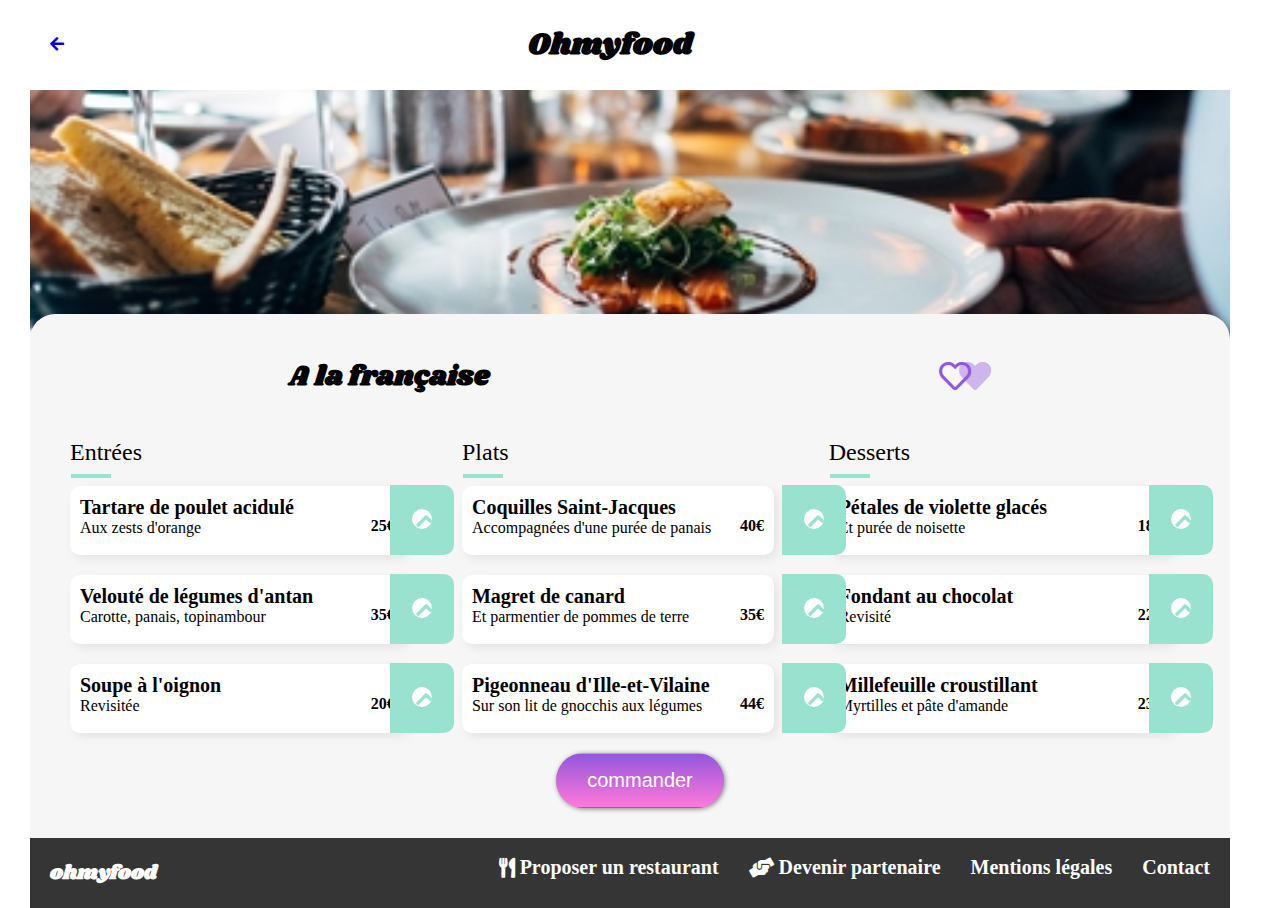
<file: pages_menus/a-la-française.html>
<!DOCTYPE html>
<html lang="fr">

<head>
    <meta charset="UTF-8">
    <!--encodage et caractères spéciaux-->
    <meta http-equiv="X-UA-Compatible" content="IE=edge">
    <meta name="viewport" content="width=device-width, initial-scale=1.0">
    <meta name="description" content="Commandez votre menu en ligne A la française">

    <link rel="preconnect" href="https://fonts.googleapis.com">
    <!--Identité graphique, Police ROBOTO et police Shrikhand via Google font-->
    <link rel="preconnect" href="https://fonts.gstatic.com" crossorigin>
    <link href="https://fonts.googleapis.com/css2?family=Roboto:wght@500&family=Shrikhand&display=swap"
        rel="stylesheet">

    <!--Communique avec le fichier css-->
    <link rel="stylesheet" href="../styles/style_menus.css" />
    <link rel="stylesheet" href="https://cdnjs.cloudflare.com/ajax/libs/font-awesome/5.13.1/css/all.min.css">

    <style>
        @import url('https://fonts.googleapis.com/css2?family=Roboto:wght@500&display=swap');
    </style>
    <!--Police ROBOTO importée-->
    <title>A la française</title>
    <!--moins de 100 caractères-->
</head>

<body>
    <!--HEADER DE NAVIGATION-->
    <header class="header">
        <div>
            <a href="../index.html">
                <i class="fas fa-arrow-left return"></i>
            </a>
        </div>
        <h1 class="header__logo">Ohmyfood</h1>
    </header>
    <div><!--BANNIERE PHOTO-->
        <img class="header__img" src="../src/images/restaurants/jay-wennington-N_Y88TWmGwA-unsplash_small.jpg"
            alt="Restaurant A la française">
    </div>

    <main>
        <header class="header__menu">
            <h1 class="header__menu__titre">A la française</h1><!--Titre du restaurant-->
            <div><i class="far fa-heart btn__heart"></i></div>
            <div><i class="fas fa-heart btn__like"></i></div>
        </header>

        <div class="menus-desk">

            <section class="sub-menu">
                <h2 class="sub__menu__title">Entrées</h2>
                <hr class="sub__menu__border">

                <section class="menu__item delay-1 ">
                    <div class="menu__item__head">
                        <h4 class="menu__item__title">Tartare de poulet acidulé</h4>
                        <p class="menu__item__description">Aux zests d'orange</p>
                    </div>
                    <div class="menu__item__price">25€</div>
                    <div class="menu__item__check">

                        <i class="fas fa-check btn__check icon__check"></i>
                    </div>
                </section>

                <section class="menu__item delay-2">
                    <div class="menu__item__head">
                        <h4 class="menu__item__title">Velouté de légumes d'antan</h4>
                        <p class="menu__item__description">Carotte, panais, topinambour</p>
                    </div>
                    <div class="menu__item__price">35€</div>
                    <div class="menu__item__check">
                        <i class="fas fa-check btn__check icon__check" aria-hidden="true"></i>
                    </div>
                </section>

                <section class="menu__item delay-3">
                    <div class="menu__item__head">
                        <h4 class="menu__item__title">Soupe à l'oignon</h4>
                        <p class="menu__item__description">Revisitée</p>
                    </div>
                    <div class="menu__item__price">20€ </div>
                    <div class="menu__item__check">
                        <i class="fas fa-check btn__check icon__check" aria-hidden="true"></i>
                    </div>
                </section>

            </section>

            <section class="sub-menu">
                <h2 class="sub__menu__title">Plats</h2>
                <hr class="sub__menu__border">

                <section class="menu__item delay-1">
                    <div class="menu__item__head">
                        <h4 class="menu__item__title">Coquilles Saint-Jacques</h4>
                        <p class="menu__item__description">Accompagnées d'une purée de panais</p>
                    </div>
                    <div class="menu__item__price">40€ </div>
                    <div class="menu__item__check">
                        <i class="fas fa-check btn__check icon__check" aria-hidden="true"></i>
                    </div>
                </section>

                <section class="menu__item delay-2">
                    <div class="menu__item__head">
                        <h4 class="menu__item__title">Magret de canard</h4>
                        <p class="menu__item__description">Et parmentier de pommes de terre</p>
                    </div>
                    <div class="menu__item__price">35€</div>
                    <div class="menu__item__check">
                        <i class="fas fa-check btn__check icon__check" aria-hidden="true"></i>
                    </div>
                </section>

                <section class="menu__item delay-3">
                    <div class="menu__item__head">
                        <h4 class="menu__item__title">Pigeonneau d'Ille-et-Vilaine</h4>
                        <p class="menu__item__description">Sur son lit de gnocchis aux légumes</p>
                    </div>
                    <div class="menu__item__price">44€ </div>
                    <div class="menu__item__check">
                        <i class="fa fa-check btn__check icon__check" aria-hidden="true"></i>
                    </div>
                </section>

            </section>

            <section class="sub-menu">
                <h2 class="sub__menu__title">Desserts</h2>
                <hr class="sub__menu__border">

                <section class="menu__item delay-1">
                    <div class="menu__item__head">
                        <h4 class="menu__item__title">Pétales de violette glacés</h4>
                        <p class="menu__item__description">Et purée de noisette</p>
                    </div>
                    <div class="menu__item__price">18€ </div>
                    <div class="menu__item__check">
                        <i class="fas fa-check btn__check icon__check" aria-hidden="true"></i>
                    </div>
                </section>

                <section class="menu__item delay-2">
                    <div class="menu__item__head">
                        <h4 class="menu__item__title">Fondant au chocolat</h4>
                        <p class="menu__item__description">Revisité</p>
                    </div>
                    <div class="menu__item__price">22€</div>
                    <div class="menu__item__check">
                        <i class="fas fa-check btn__check icon__check" aria-hidden="true"></i>
                    </div>
                </section>

                <section class="menu__item delay-3">
                    <div class="menu__item__head">
                        <h4 class="menu__item__title">Millefeuille croustillant</h4>
                        <p class="menu__item__description">Myrtilles et pâte d'amande</p>
                    </div>
                    <div class="menu__item__price">23€ </div>
                    <div class="menu__item__check">
                        <i class="fas fa-check btn__check icon__check" aria-hidden="true"></i>
                    </div>
                </section>

            </section>

        </div>

        <section class="call-action">
            <button class="btn__submit" type="submit">commander</button>
        </section>

    </main>

    <footer>
        <h3 class="footer__h3">ohmyfood</h3>
        <div class="footer-flex">
            <h4 class="footer__h4"><i class="fas fa-utensils footer__icon"></i> Proposer un restaurant</h4>
            <h4 class="footer__h4"><i class="fas fa-hands-helping footer__icon"></i> Devenir partenaire</h4>
            <h4 class="footer__h4">Mentions légales</h4>
            <h4 class="footer__h4"><a class="footer__link--white" href="mailto:contact@gmail.com">Contact</a></h4>
        </div>
    </footer>

</body>
</file>
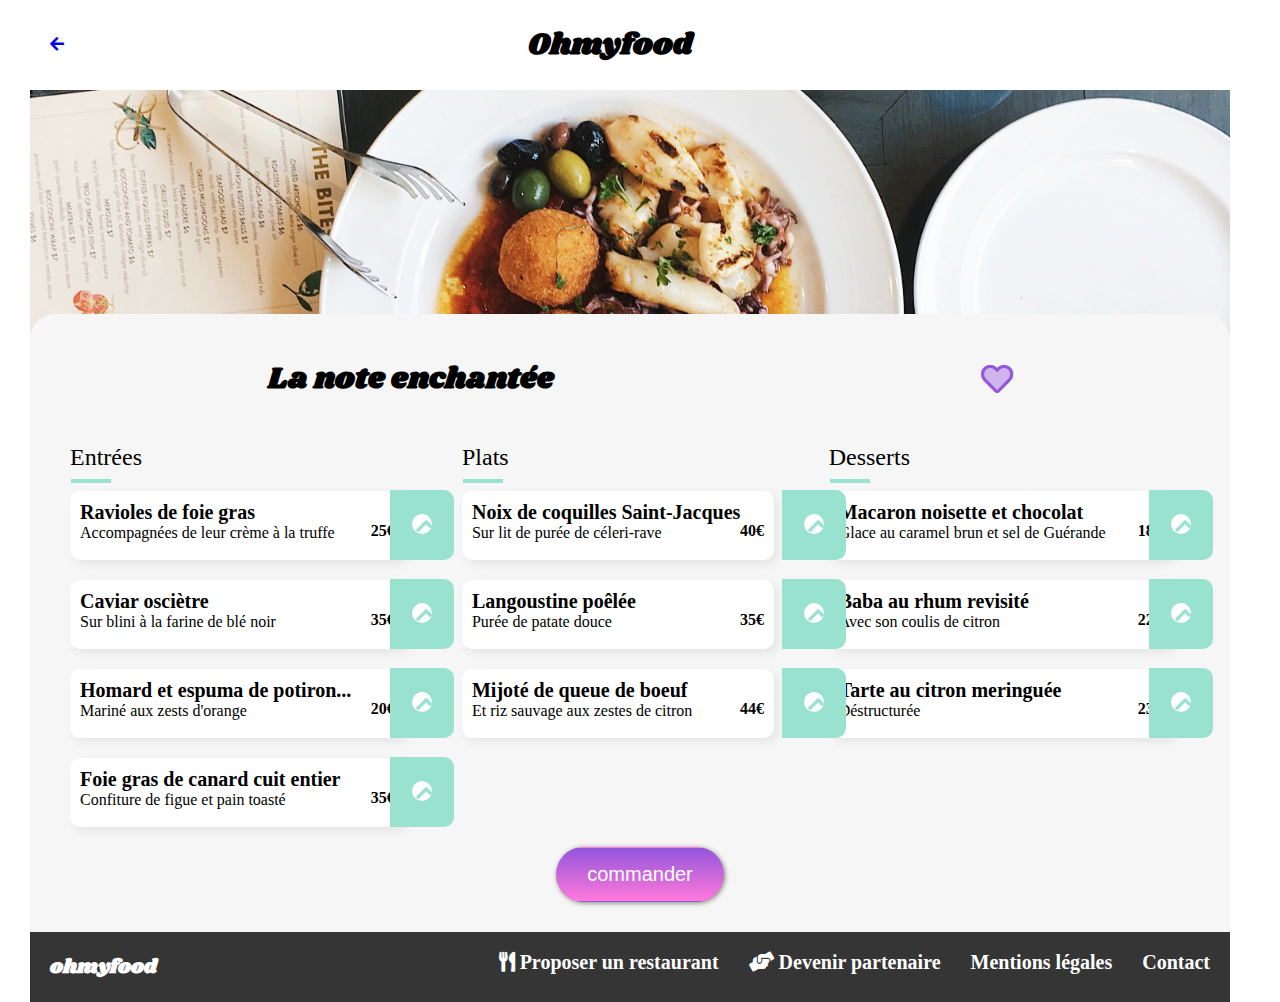
<file: pages_menus/La-note-enchantée.html>
<!DOCTYPE html>
<html lang="fr">

<head>
    <meta charset="UTF-8">
    <!--encodage et caractères spéciaux-->
    <meta http-equiv="X-UA-Compatible" content="IE=edge">
    <meta name="viewport" content="width=device-width, initial-scale=1.0">
    <meta name="description" content="Commandez votre menu en ligne chez la Note enchantée">

    <link rel="preconnect" href="https://fonts.googleapis.com">
    <!--Identité graphique, Police ROBOTO et police Shrikhand via Google font-->
    <link rel="preconnect" href="https://fonts.gstatic.com" crossorigin>
    <link href="https://fonts.googleapis.com/css2?family=Roboto:wght@500&family=Shrikhand&display=swap"
        rel="stylesheet">

    <!--Communique avec le fichier css-->
    <link rel="stylesheet" href="../styles/style_menus.css" />
    <link rel="stylesheet" href="https://cdnjs.cloudflare.com/ajax/libs/font-awesome/5.13.1/css/all.min.css">

    <style>
        @import url('https://fonts.googleapis.com/css2?family=Roboto:wght@500&display=swap');
    </style>
    <!--Police ROBOTO importée-->
    <title>La note enchantée</title>
    <!--moins de 100 caractères-->
</head>

<body>



    <!--HEADER DE NAVIGATION-->
    <header class="header">
        <div>
            <a href="../index.html">
                <i class="fas fa-arrow-left return"></i>
            </a>
        </div>
        <h1 class="header__logo">Ohmyfood</h1>
    </header>
    <div>
        <img class="header__img" src="../src/images/restaurants/stil-u2Lp8tXIcjw-unsplash.jpg"
            alt="Restaurant La note enchantée">
    </div>

    <main>
        <header class="header__menu">
            <h1>La note enchantée</h1>
            <div><i class="far fa-heart btn__heart"></i></div>
            <div><i class="fas fa-heart btn__like"></i></div>
        </header>
        <div class="menus-desk">

            <section class="sub-menu">
                <h2 class="sub__menu__title">Entrées</h2>
                <hr class="sub__menu__border">

                <section class="menu__item delay-1">
                    <div class="menu__item__head">
                        <h4 class="menu__item__title">Ravioles de foie gras</h4>
                        <p class="menu__item__description">Accompagnées de leur crème à la truffe</p>
                    </div>
                    <div class="menu__item__price">25€ </div>
                    <div class="menu__item__check slide-left">
                        <i class="fas fa-check btn__check icon__check" aria-hidden="true"></i>
                    </div>
                </section>

                <section class="menu__item delay-2">
                    <div class="menu__item__head">
                        <h4 class="menu__item__title">Caviar osciètre</h4>
                        <p class="menu__item__description">Sur blini à la farine de blé noir</p>
                    </div>
                    <div class="menu__item__price">35€ </div>
                    <div class="menu__item__check slide-left">
                        <i class="fas fa-check btn__check icon__check" aria-hidden="true"></i>
                    </div>
                </section>

                <section class="menu__item delay-3">
                    <div class="menu__item__head">
                        <h4 class="menu__item__title">Homard et espuma de potiron...</h4>
                        <p class="menu__item__description">Mariné aux zests d'orange</p>
                    </div>
                    <div class="menu__item__price">20€ </div>
                    <div class="menu__item__check slide-left">
                        <i class="fas fa-check btn__check icon__check" aria-hidden="true"></i>
                    </div>
                </section>


                <section class="menu__item delay-4">
                    <div class="menu__item__head">
                        <h4 class="menu__item__title">Foie gras de canard cuit entier</h4>
                        <p class="menu__item__description">Confiture de figue et pain toasté</p>
                    </div>
                    <div class="menu__item__price">35€ </div>
                    <div class="menu__item__check slide-left">
                        <i class="fas fa-check btn__check icon__check" aria-hidden="true"></i>
                    </div>
                </section>

            </section>

            <section class="sub-menu">
                <h2 class="sub__menu__title">Plats</h2>
                <hr class="sub__menu__border">

                <section class="menu__item delay-1">
                    <div class="menu__item__head">
                        <h4 class="menu__item__title">Noix de coquilles Saint-Jacques</h4>
                        <p class="menu__item__description">Sur lit de purée de céleri-rave</p>
                    </div>
                    <div class="menu__item__price">40€ </div>
                    <div class="menu__item__check slide-left">
                        <i class="fas fa-check btn__check icon__check" aria-hidden="true"></i>
                    </div>
                </section>

                <section class="menu__item delay-2">
                    <div class="menu__item__head">
                        <h4 class="menu__item__title">Langoustine poêlée</h4>
                        <p class="menu__item__description">Purée de patate douce</p>
                    </div>
                    <div class="menu__item__price">35€</div>
                    <div class="menu__item__check">
                        <i class="fas fa-check btn__check icon__check" aria-hidden="true"></i>
                    </div>
                </section>

                <section class="menu__item delay-3">
                    <div class="menu__item__head">
                        <h4 class="menu__item__title">Mijoté de queue de boeuf</h4>
                        <p class="menu__item__description">Et riz sauvage aux zestes de citron</p>
                    </div>
                    <div class="menu__item__price">44€ </div>
                    <div class="menu__item__check slide-left">
                        <i class="fa fa-check btn__check icon__check" aria-hidden="true"></i>
                    </div>
                </section>

            </section>

            <section class="sub-menu">
                <h2 class="sub__menu__title">Desserts</h2>
                <hr class="sub__menu__border">

                <section class="menu__item delay-1">
                    <div class="menu__item__head">
                        <h4 class="menu__item__title">Macaron noisette et chocolat</h4>
                        <p class="menu__item__description">Glace au caramel brun et sel de Guérande</p>
                    </div>
                    <div class="menu__item__price">18€ </div>
                    <div class="menu__item__check slide-left">
                        <i class="fa fa-check btn__check icon__check" aria-hidden="true"></i>
                    </div>
                </section>

                <section class="menu__item delay-2">
                    <div class="menu__item__head">
                        <h4 class="menu__item__title">Baba au rhum revisité </h4>
                        <p class="menu__item__description">Avec son coulis de citron</p>
                    </div>
                    <div class="menu__item__price">22€</div>
                    <div class="menu__item__check">
                        <i class="fa fa-check btn__check icon__check" aria-hidden="true"></i>
                    </div>
                </section>

                <section class="menu__item delay-3">
                    <div class="menu__item__head">
                        <h4 class="menu__item__title">Tarte au citron meringuée</h4>
                        <p class="menu__item__description">Déstructurée</p>
                    </div>
                    <div class="menu__item__price">23€ </div>
                    <div class="menu__item__check slide-left">
                        <i class="fa fa-check btn__check icon__check" aria-hidden="true"></i>
                    </div>
                </section>

            </section>
        </div>

        <section class="call-action">
            <button class="btn__submit" type="submit">commander</button>
        </section>

    </main>

    <footer>
        <h3 class="footer__h3">ohmyfood</h3>
        <div class="footer-flex">
            <h4 class="footer__h4"><i class="fas fa-utensils footer__icon"></i> Proposer un restaurant</h4>
            <h4 class="footer__h4"><i class="fas fa-hands-helping footer__icon"></i> Devenir partenaire</h4>
            <h4 class="footer__h4">Mentions légales</h4>
            <h4 class="footer__h4"><a class="footer__link--white" href="mailto:contact@gmail.com">Contact</a></h4>
        </div>
    </footer>

</body>
</file>
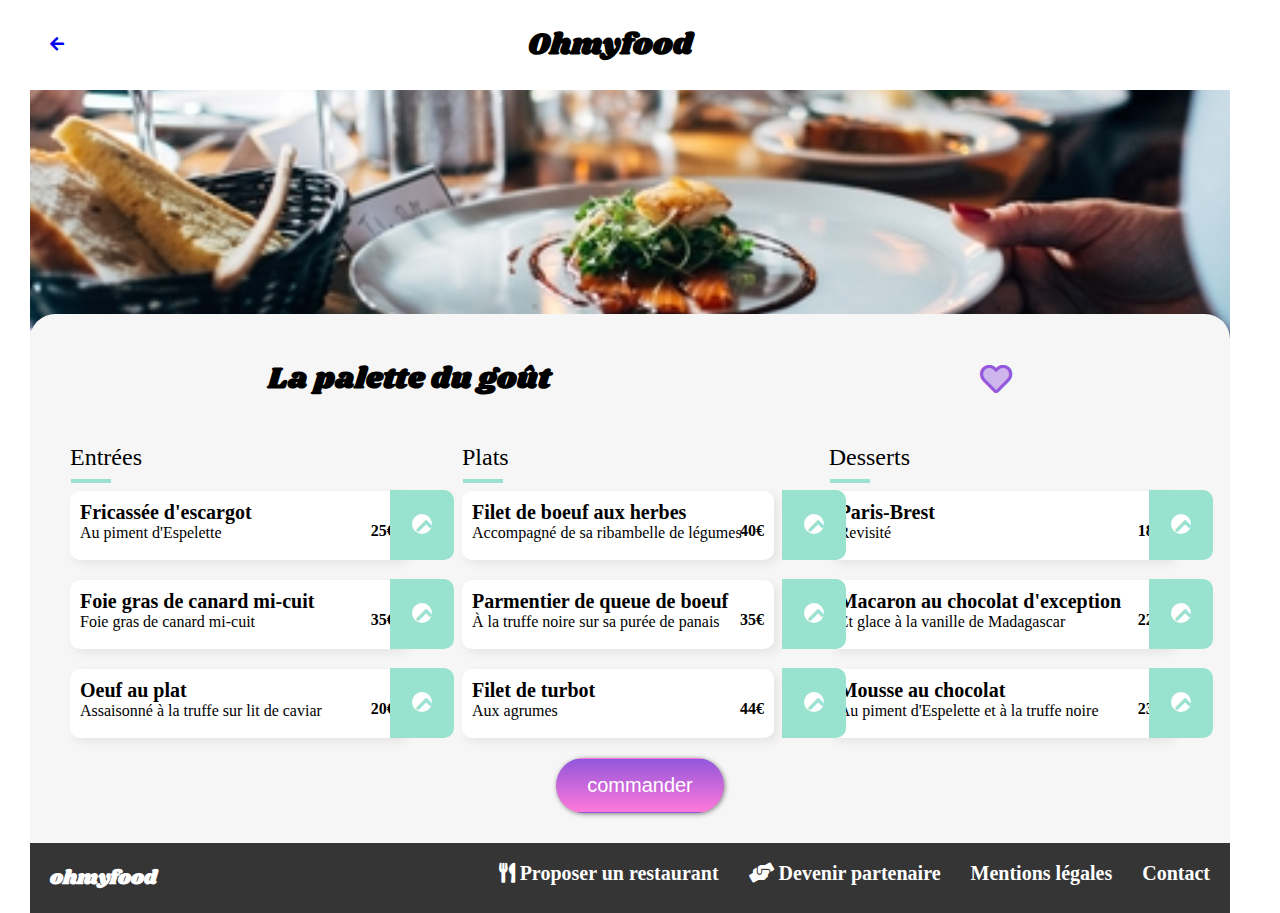
<file: pages_menus/La-palette-du-goût.html>
<!DOCTYPE html>
<html lang="fr">

<head>
    <meta charset="UTF-8">
    <!--encodage et caractères spéciaux-->
    <meta http-equiv="X-UA-Compatible" content="IE=edge">
    <meta name="viewport" content="width=device-width, initial-scale=1.0">
    <meta name="description" content="Commandez votre menu en ligne chez la Palette du goût">

    <link rel="preconnect" href="https://fonts.googleapis.com">
    <!--Identité graphique, Police ROBOTO et police Shrikhand via Google font-->
    <link rel="preconnect" href="https://fonts.gstatic.com" crossorigin>
    <link href="https://fonts.googleapis.com/css2?family=Roboto:wght@500&family=Shrikhand&display=swap"
        rel="stylesheet">

    <!--Communique avec le fichier css-->
    <link rel="stylesheet" href="../styles/style_menus.css" />
    <link rel="stylesheet" href="https://cdnjs.cloudflare.com/ajax/libs/font-awesome/5.13.1/css/all.min.css">

    <style>
        @import url('https://fonts.googleapis.com/css2?family=Roboto:wght@500&display=swap');
    </style>
    <!--Police ROBOTO importée-->
    <title>La palette du goût</title>
    <!--moins de 100 caractères-->
</head>

<body>
    <!--HEADER DE NAVIGATION-->
    <header class="header">
        <div>
            <a href="../index.html">
                <i class="fas fa-arrow-left return"></i>
            </a>
        </div>
        <h1 class="header__logo">Ohmyfood</h1>
    </header>
    <div>
        <img class="header__img" src="../src/images/restaurants/jay-wennington-N_Y88TWmGwA-unsplash_small.jpg"
            alt="Restaurant La palette du goût">
    </div>

    <main>
        <header class="header__menu">
            <h1>La palette du goût</h1>
            <div><i class="far fa-heart btn__heart"></i></div>
            <div><i class="fas fa-heart btn__like"></i></div>
        </header>

        <div class="menus-desk">

            <section class="sub-menu">
                <h2 class="sub__menu__title">Entrées</h2>
                <hr class="sub__menu__border">

                <section class="menu__item delay-1">
                    <div class="menu__item__head">
                        <h4 class="menu__item__title">Fricassée d'escargot</h4>
                        <p class="menu__item__description">Au piment d'Espelette</p>
                    </div>
                    <div class="menu__item__price">25€ </div>
                    <div class="menu__item__check">
                        <i class="fas fa-check btn__check icon__check" aria-hidden="true"></i>
                    </div>
                </section>

                <section class="menu__item delay-2">
                    <div class="menu__item__head">
                        <h4 class="menu__item__title">Foie gras de canard mi-cuit</h4>
                        <p class="menu__item__description">Foie gras de canard mi-cuit</p>
                    </div>
                    <div class="menu__item__price">35€</div>
                    <div class="menu__item__check">
                        <i class="fas fa-check btn__check icon__check" aria-hidden="true"></i>
                    </div>
                </section>

                <section class="menu__item delay-3">
                    <div class="menu__item__head">
                        <h4 class="menu__item__title">Oeuf au plat</h4>
                        <p class="menu__item__description">Assaisonné à la truffe sur lit de caviar</p>
                    </div>
                    <div class="menu__item__price">20€ </div>
                    <div class="menu__item__check slide-left">
                        <i class="fas fa-check btn__check icon__check" aria-hidden="true"></i>
                    </div>
                </section>

            </section>

            <section class="sub-menu">
                <h2 class="sub__menu__title">Plats</h2>
                <hr class="sub__menu__border">

                <section class="menu__item delay-1">
                    <div class="menu__item__head">
                        <h4 class="menu__item__title">Filet de boeuf aux herbes</h4>
                        <p class="menu__item__description">Accompagné de sa ribambelle de légumes</p>
                    </div>
                    <div class="menu__item__price">40€ </div>
                    <div class="menu__item__check slide-left">
                        <i class="fas fa-check btn__check icon__check" aria-hidden="true"></i>
                    </div>
                </section>

                <section class="menu__item delay-2">
                    <div class="menu__item__head">
                        <h4 class="menu__item__title">Parmentier de queue de boeuf</h4>
                        <p class="menu__item__description">À la truffe noire sur sa purée de panais</p>
                    </div>
                    <div class="menu__item__price">35€</div>
                    <div class="menu__item__check">
                        <i class="fas fa-check btn__check icon__check" aria-hidden="true"></i>
                    </div>
                </section>

                <section class="menu__item delay-3">
                    <div class="menu__item__head">
                        <h4 class="menu__item__title">Filet de turbot</h4>
                        <p class="menu__item__description">Aux agrumes</p>
                    </div>
                    <div class="menu__item__price">44€ </div>
                    <div class="menu__item__check slide-left">
                        <i class="fas fa-check btn__check icon__check" aria-hidden="true"></i>
                    </div>
                </section>

            </section>

            <section class="sub-menu">
                <h2 class="sub__menu__title">Desserts</h2>
                <hr class="sub__menu__border">

                <section class="menu__item delay-1">
                    <div class="menu__item__head">
                        <h4 class="menu__item__title">Paris-Brest</h4>
                        <p class="menu__item__description">Revisité</p>
                    </div>
                    <div class="menu__item__price">18€ </div>
                    <div class="menu__item__check slide-left">
                        <i class="fas fa-check icon__check btn__check" aria-hidden="true"></i>
                    </div>
                </section>

                <section class="menu__item delay-2">
                    <div class="menu__item__head">
                        <h4 class="menu__item__title">Macaron au chocolat d'exception</h4>
                        <p class="menu__item__description">Et glace à la vanille de Madagascar</p>
                    </div>
                    <div class="menu__item__price">22€</div>
                    <div class="menu__item__check">
                        <i class="fas fa-check btn__check icon__check" aria-hidden="true"></i>
                    </div>
                </section>

                <section class="menu__item delay-3">
                    <div class="menu__item__head">
                        <h4 class="menu__item__title">Mousse au chocolat</h4>
                        <p class="menu__item__description">Au piment d'Espelette et à la truffe noire</p>
                    </div>
                    <div class="menu__item__price">23€ </div>
                    <div class="menu__item__check slide-left">
                        <i class="fa fa-check btn__check icon__check" aria-hidden="true"></i>
                    </div>
                </section>

            </section>

        </div>

        <section class="call-action">
            <button class="btn__submit" type="submit">commander</button>
        </section>

    </main>

    <footer>
        <h3 class="footer__h3">ohmyfood</h3>
        <div class="footer-flex">
            <h4 class="footer__h4"><i class="fas fa-utensils footer__icon"></i> Proposer un restaurant</h4>
            <h4 class="footer__h4"><i class="fas fa-hands-helping footer__icon"></i> Devenir partenaire</h4>
            <h4 class="footer__h4">Mentions légales</h4>
            <h4 class="footer__h4"><a class="footer__link--white" href="mailto:contact@gmail.com">Contact</a></h4>
        </div>
    </footer>

</body>
</file>
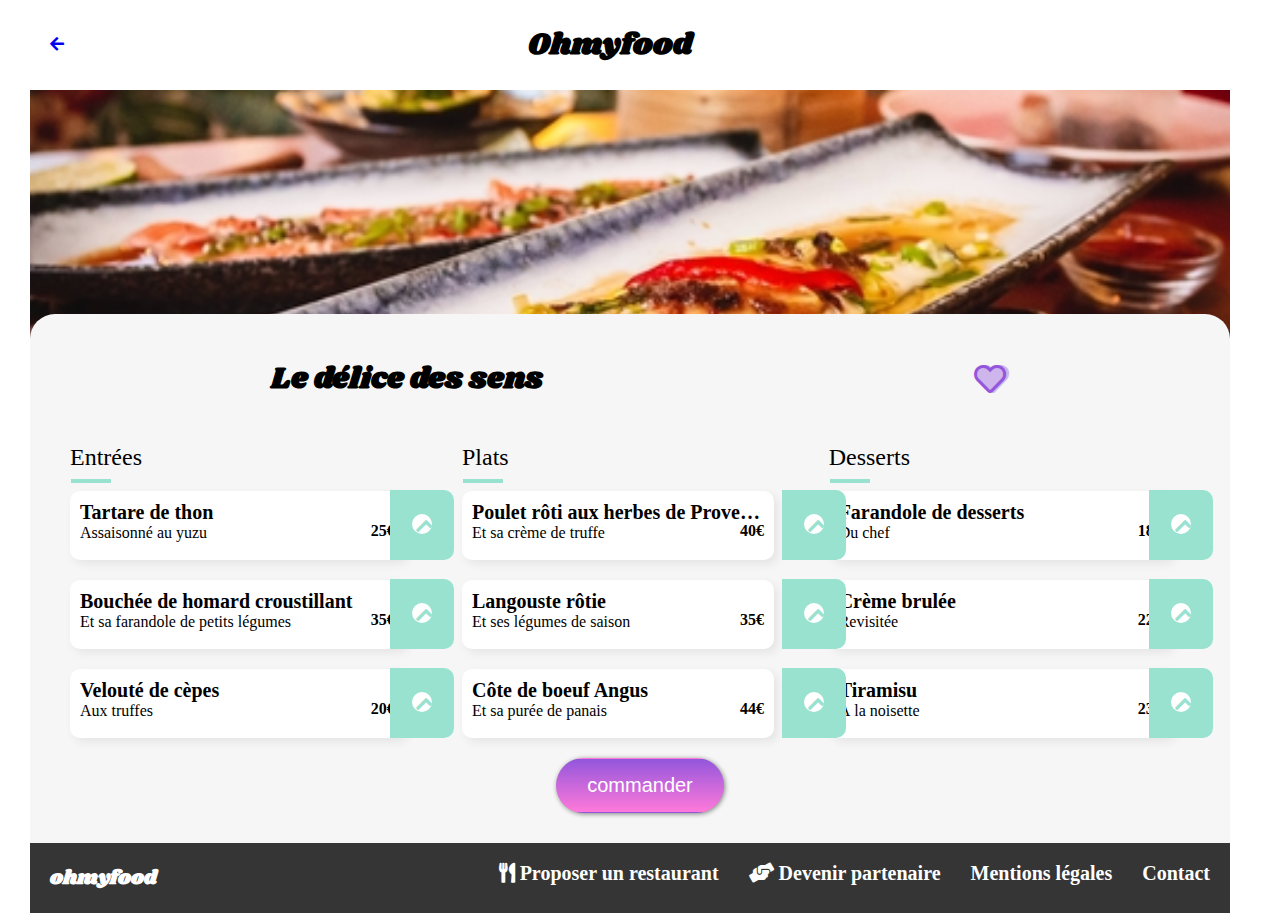
<file: pages_menus/Le-délice-des-sens.html>
<!DOCTYPE html>
<html lang="fr">

<head>
    <meta charset="UTF-8">
    <!--encodage et caractères spéciaux-->
    <meta http-equiv="X-UA-Compatible" content="IE=edge">
    <meta name="viewport" content="width=device-width, initial-scale=1.0">
    <meta name="description" content="Commandez votre menu en ligne Au Délice des sens">

    <link rel="preconnect" href="https://fonts.googleapis.com">
    <!--Identité graphique, Police ROBOTO et police Shrikhand via Google font-->
    <link rel="preconnect" href="https://fonts.gstatic.com" crossorigin>
    <link href="https://fonts.googleapis.com/css2?family=Roboto:wght@500&family=Shrikhand&display=swap"
        rel="stylesheet">

    <!--Communique avec le fichier css-->
    <link rel="stylesheet" href="../styles/style_menus.css" />
    <link rel="stylesheet" href="https://cdnjs.cloudflare.com/ajax/libs/font-awesome/5.13.1/css/all.min.css">

    <style>
        @import url('https://fonts.googleapis.com/css2?family=Roboto:wght@500&display=swap');
    </style>
    <!--Police ROBOTO importée-->
    <title>Le délice des sens</title>
    <!--moins de 100 caractères-->
</head>

<body>
    <!--HEADER DE NAVIGATION-->
    <header class="header">
        <div>
            <a href="../index.html">
                <i class="fas fa-arrow-left return"></i>
            </a>
        </div>
        <h1 class="header__logo">Ohmyfood</h1>
    </header>
    <div>
        <img class="header__img" src="../src/images/restaurants/louis-hansel-shotsoflouis_small.jpg"
            alt="Restaurant Le délice des sens">
    </div>

    <main>
        <header class="header__menu">
            <h1>Le délice des sens</h1>
            <div><i class="far fa-heart btn__heart"></i></div>
            <div><i class="fas fa-heart btn__like"></i></div>
        </header>
        
            
            <div class="menus-desk">

                <section class="sub-menu">
                    <h2 class="sub__menu__title">Entrées</h2>
                    <hr class="sub__menu__border">
    
                    <section class="menu__item delay-1">
                        <div class="menu__item__head">
                            <h4 class="menu__item__title">Tartare de thon</h4>
                            <p class="menu__item__description">Assaisonné au yuzu</p>
                        </div>
                        <div class="menu__item__price">25€ </div>
                        <div class="menu__item__check slide-left">
                            <i class="fas fa-check btn__check icon__check" aria-hidden="true"></i>
                        </div>
                    </section>
    
                    <section class="menu__item delay-2">
                        <div class="menu__item__head">
                            <h4 class="menu__item__title">Bouchée de homard croustillant</h4>
                            <p class="menu__item__description">Et sa farandole de petits légumes</p>
                        </div>
                        <div class="menu__item__price">35€</div>
                        <div class="menu__item__check">
                            <i class="fas fa-check btn__check icon__check" aria-hidden="true"></i>
                        </div>
                    </section>
    
                    <section class="menu__item delay-3">
                        <div class="menu__item__head">
                            <h4 class="menu__item__title">Velouté de cèpes</h4>
                            <p class="menu__item__description">Aux truffes</p>
                        </div>
                        <div class="menu__item__price">20€ </div>
                        <div class="menu__item__check slide-left">
                            <i class="fas fa-check btn__check icon__check" aria-hidden="true"></i>
                        </div>
                    </section>
    
                </section>
    
                <section class="sub-menu">
                    <h2 class="sub__menu__title">Plats</h2>
                    <hr class="sub__menu__border">
    
                    <section class="menu__item delay-1">
                        <div class="menu__item__head">
                            <h4 class="menu__item__title">Poulet rôti aux herbes de Provence</h4>
                            <p class="menu__item__description">Et sa crème de truffe</p>
                        </div>
                        <div class="menu__item__price">40€ </div>
                        <div class="menu__item__check slide-left">
                            <i class="fas fa-check btn__check icon__check" aria-hidden="true"></i>
                        </div>
                    </section>
    
                    <section class="menu__item delay-2">
                        <div class="menu__item__head">
                            <h4 class="menu__item__title">Langouste rôtie</h4>
                            <p class="menu__item__description">Et ses légumes de saison</p>
                        </div>
                        <div class="menu__item__price">35€</div>
                        <div class="menu__item__check">
                            <i class="fas fa-check btn__check icon__check" aria-hidden="true"></i>
                        </div>
                    </section>
    
                    <section class="menu__item delay-3">
                        <div class="menu__item__head">
                            <h4 class="menu__item__title">Côte de boeuf Angus</h4>
                            <p class="menu__item__description">Et sa purée de panais</p>
                        </div>
                        <div class="menu__item__price">44€ </div>
                        <div class="menu__item__check slide-left">
                            <i class="fas fa-check btn__check icon__check" aria-hidden="true"></i>
                        </div>
                    </section>
    
                </section>
    
                <section class="sub-menu">
                    <h2 class="sub__menu__title">Desserts</h2>
                    <hr class="sub__menu__border">
    
                    <section class="menu__item delay-1">
                        <div class="menu__item__head">
                            <h4 class="menu__item__title">Farandole de desserts</h4>
                            <p class="menu__item__description">Du chef</p>
                        </div>
                        <div class="menu__item__price">18€ </div>
                        <div class="menu__item__check slide-left">
                            <i class="fas fa-check icon__check btn__check" aria-hidden="true"></i>
                        </div>
                    </section>
    
                    <section class="menu__item delay-2">
                        <div class="menu__item__head">
                            <h4 class="menu__item__title">Crème brulée</h4>
                            <p class="menu__item__description">Revisitée</p>
                        </div>
                        <div class="menu__item__price">22€</div>
                        <div class="menu__item__check">
                            <i class="fas fa-check icon__check btn__check" aria-hidden="true"></i>
                        </div>
                    </section>
    
                    <section class="menu__item delay-3">
                        <div class="menu__item__head">
                            <h4 class="menu__item__title">Tiramisu</h4>
                            <p class="menu__item__description">À la noisette</p>
                        </div>
                        <div class="menu__item__price">23€ </div>
                        <div class="menu__item__check slide-left">
                            <i class="fas fa-check icon__check btn__check" aria-hidden="true"></i>
                        </div>
                    </section>
    
                </section>
    
            </div>
    

        <section class="call-action">
            <button class="btn__submit" type="submit">commander</button>
        </section>

    </main>

    <footer>
        <h3 class="footer__h3">ohmyfood</h3>
        <div class="footer-flex">
            <h4 class="footer__h4"><i class="fas fa-utensils footer__icon"></i> Proposer un restaurant</h4>
            <h4 class="footer__h4"><i class="fas fa-hands-helping footer__icon"></i> Devenir partenaire</h4>
            <h4 class="footer__h4">Mentions légales</h4>
            <h4 class="footer__h4"><a class="footer__link--white" href="mailto:contact@gmail.com">Contact</a></h4>
        </div>
    </footer>
    
</body>
</file>
<file: styles/style_menus.css>
@charset "UTF-8";
@font-face {
  font-family: "Roboto", sans-serif, "Shrikhand", cursive;
  src: url("https://fonts.googleapis.com/css2?family=Roboto:wght@500&family=Shrikhand&display=swap");
}
/**, ::before, ::after {
  box-sizing: border-box;
  margin: 0;

  display: block;
}

/*GENERALITE*/
* {
  box-sizing: border-box;
}

body {
  display: block;
  margin: 0;
}

/* Mixins */
/* VARIABLES */
/*ANIMATIONS*/
/*ANIMATION APPARITION BY SCALE*/
@keyframes apparition {
  0% {
    transform: scale(0.1);
  }
  100% {
    transform: scale(1);
  }
}
.apparition {
  animation-name: apparition;
  animation-duration: 0.4s;
  animation-timing-function: ease;
  animation-delay: 0;
  animation-iteration-count: 1;
  animation-direction: normal;
  animation-fill-mode: none;
  animation-play-state: running;
}

/*ANIMATION ZOOMER EN GRAND*/
.zoombig {
  opacity: 0.8;
  cursor: pointer;
  transition: 0.3s;
  box-shadow: 0px 0px 10px 0px rgba(0, 0, 0, 0.6);
  animation-name: zoombig;
  animation-duration: 0.4s;
  animation-timing-function: ease;
  animation-delay: 0s;
  animation-iteration-count: 1;
  animation-direction: normal;
  animation-fill-mode: none;
  animation-play-state: running;
}

@keyframes zoombig {
  0% {
    transform: scale(1);
  }
  100% {
    transform: scale(1.2);
  }
}
/*ANIMATION ZOOMER*/
@keyframes zoomer {
  0% {
    transform: scale(1);
  }
  100% {
    transform: scale(1.05);
  }
}
.zoomer {
  animation-name: zoomer;
  animation-duration: 0.4s;
  animation-timing-function: ease;
  animation-delay: 0s;
  animation-iteration-count: 1;
  animation-direction: normal;
  animation-fill-mode: none;
  animation-play-state: running;
}

/*animation: slide-left 2s  cubic-bezier(0.250, 0.460, 0.450, 0.940)  backwards;*/
/*MOBILE-FIRST : structure la + simple, qui comporte le - de règles*/
/*BODY*/
* {
  box-sizing: border-box;
}

body {
  width: 100%;
  margin: 0;
  display: block;
}

/*GENERALITES*/
/* VARIABLES */
/*ANIMATIONS*/
/*ANIMATION APPARITION BY SCALE pour btn Like*/
.likin {
  animation-name: likin;
  animation-duration: 1s;
  animation-timing-function: ease;
  animation-delay: 0s;
  animation-direction: normal;
  animation-fill-mode: both;
}

/* pour le btn LIKE*/
@keyframes likin {
  0% {
    transform: scale(0.1);
  }
  100% {
    transform: scale(1);
  }
}
/*ANIMATION APPARITION BY SLIDE DOWN*/
.slide-down {
  animation: slide-down 0.5 cubic-bezier(0.25, 0.46, 0.45, 0.94) both;
}

/*slide down pour le défilement des menus*/
@keyframes slide-down {
  0% {
    transform: translateY(-100px);
    opacity: 0;
  }
  100% {
    transform: translateY(0px);
    opacity: 1;
  }
}
/*ANIMATION BY SLIDE (LEFT) */
.slide-check {
  animation-name: slide-check;
  animation-duration: 0.3s;
  animation-delay: 0;
  animation-timing-function: ease-out;
  animation-fill-mode: both;
}

/*pour la confirmation du menu*/
@keyframes slide-check {
  0% {
    transform: translateX(310px) translateY(0px);
    opacity: 0;
  }
  100% {
    transform: translateX(245px) translateY(-70px);
    opacity: 1;
  }
  0% {
    transform: translateX(310px) translateY(-70px);
    opacity: 0;
  }
}
/*ANIMATION ZOOMER EN GRAND*/
/*btn-submit*/
@keyframes zoombig {
  0% {
    transform: scale(1);
  }
  100% {
    transform: scale(1.2);
  }
}
/*HEADER ET LOGO*/
header {
  width: 100%;
  height: auto;
  padding: 3px 20px;
  display: inline-flex;
  flex-direction: row;
  align-content: center;
  align-items: center;
}

.header__logo {
  font-family: "shrikhand";
  font-size: 30px;
  font-weight: bold;
  display: flex;
  margin-left: 80px;
}

.return {
  display: flex;
}

/* BANNIERE PHOTO*/
.header__img {
  width: 100%;
  height: auto;
  object-fit: cover;
}

/*MAIN*/
main {
  width: 100%;
  height: auto;
  background-color: #F6F6F6;
  border-radius: 25px 25px 0 0;
  padding-left: 20px;
  padding-top: 20px;
  position: relative;
  transform: translateY(-30px);
}

/*HEADER DE LA SECTION MENU*/
.header__menu {
  display: inline-flex;
  flex-wrap: nowrap;
  white-space: nowrap;
  justify-content: space-evenly;
}
.header__menu__titre {
  font-family: "shrikhand";
  font-size: 28px;
  font-weight: bold;
}

/*BOUTON LIKE mobile-first*/
.btn__heart {
  font-size: xx-large;
  color: #9356DC;
  position: relative;
  transform: translate(30px, -1px);
}
.btn__heart:hover {
  color: #F6F6F6;
}

.btn__like {
  font-size: xx-large;
  color: #9356DC;
  opacity: 0.4;
  cursor: pointer;
}
.btn__like:hover {
  opacity: 0.7;
  animation: likin 1s ease 0s normal both;
}

/* SECTION MENUS */
.sub-menu .sub__menu__title {
  /*les Entrées, Plats, Desserts*/
  font-weight: normal;
  margin-right: 300px;
  margin-block-end: 0;
  padding-inline-start: 0;
}

.sub__menu__border {
  border: #99E2D0 solid 2px;
  width: 40px;
  margin-left: 1px;
  padding-left: 10px;
}

/* sous-section de chaque section sub-menu. Apparition by slide-down*/
.menu__item {
  width: 90%;
  height: fit-content;
  align-items: center;
  background-color: white;
  padding: 0 10px;
  margin-bottom: 20px;
  box-shadow: 4px 4px 8px #e5e5e5;
  border-radius: 10px;
  cursor: pointer;
  margin-right: 20px;
}
.menu__item__head {
  white-space: nowrap;
  text-overflow: ellipsis;
  overflow: hidden;
}
.menu__item__title {
  font-weight: bold;
  font-size: 20px;
  margin-block-end: 0;
  margin-block-start: 0;
  padding-top: 10px;
  white-space: nowrap;
  text-overflow: ellipsis;
  overflow: hidden;
}
.menu__item__description {
  font-size: 16px;
  margin-block-start: 0;
  margin-block-end: 0;
  padding-top: 0px;
}
.menu__item__description:hover {
  white-space: nowrap;
  text-overflow: ellipsis;
  overflow: hidden;
}
.menu__item__price {
  font-weight: bold;
  display: flex;
  flex-direction: row;
  justify-content: flex-end;
  transform: translate(0px, -20px);
  margin-left: 20px;
}
.menu__item__price:hover {
  margin-right: 60px;
  transition: margin-right 0.1s;
}
.menu__item__check {
  background-color: #99E2D0;
  display: flex;
  justify-content: center;
  align-items: center;
  position: absolute;
  transform: translate(310px, -70px);
  border: solid 2px #99E2D0;
  border-bottom: solid 4px #99E2D0;
  border-radius: 0 10px 10px 0;
  margin-left: 0px;
}
.menu__item:hover .menu__item__check {
  animation-name: slide-check;
  animation-duration: 0.3s;
  animation-delay: 0;
  animation-timing-function: ease-out;
  animation-fill-mode: both;
}

.btn__check {
  display: flex;
  justify-content: center;
  align-items: center;
  background-color: white;
  width: 20px;
  height: 20px;
  border-radius: 20px;
  transform: rotate(180deg);
  margin: 22px 20px;
}
.btn__check:hover {
  transform: rotate(0deg);
  transition-duration: 0.3s;
}

.icon__check {
  color: #99E2D0;
}

/*Défilement des menu__item*/
.delay-1 {
  animation: slide-down;
  animation-duration: 0.2s;
  animation-timing-function: cubic-bezier(0.25, 0.46, 0.45, 0.94);
  animation-delay: 0;
  animation-fill-mode: both;
}

.delay-2 {
  animation: slide-down;
  animation-duration: 0.4s;
  animation-timing-function: cubic-bezier(0.25, 0.46, 0.45, 0.94);
  animation-delay: 0;
  animation-fill-mode: both;
}

.delay-3 {
  animation: slide-down;
  animation-duration: 0.6s;
  animation-timing-function: cubic-bezier(0.25, 0.46, 0.45, 0.94);
  animation-delay: 0;
  animation-fill-mode: both;
}

.delay-4 {
  animation: slide-down;
  animation-duration: 0.8s;
  animation-timing-function: cubic-bezier(0.25, 0.46, 0.45, 0.94);
  animation-delay: 0;
  animation-fill-mode: both;
}

/*CALL TO ACTION*/
.call-action {
  width: 100%;
  height: auto;
  background: #F6F6F6;
  justify-content: center;
  align-items: center;
  padding: 0px 0px;
  padding-bottom: 25px;
  margin-left: 0px;
}

/*BOUTONS */
.btn__submit {
  font-size: 20px;
  font-weight: 500;
  padding: 15px 30px;
  border: 1px solid transparent;
  border-radius: 100px;
  background-image: linear-gradient(#9356DC, #FF79DA);
  box-shadow: 1px 1px 5px grey;
  color: white;
  cursor: pointer;
  margin-left: 80px;
}
.btn__submit:hover {
  opacity: 0.8;
  cursor: pointer;
  transition: 0.3s;
  box-shadow: 0px 0px 10px 0px rgba(0, 0, 0, 0.6);
  animation-name: zoombig;
  animation-duration: 0.4s;
  animation-timing-function: ease;
  animation-delay: 0s;
  animation-iteration-count: 1;
  animation-direction: normal;
  animation-fill-mode: none;
  animation-play-state: running;
}

/*FOOTER*/
footer {
  background-color: #353535;
  color: white;
  padding-bottom: 30px;
  padding-left: 15px;
  margin-top: -50px;
}

.footer__link--white {
  text-decoration: none;
  color: white;
}

.footer__h3 {
  font-family: "Shrikhand";
  font-size: 20px;
  padding-top: 30px;
}

.footer__h4 {
  padding-bottom: 0;
}

.footer__icon {
  margin-right: 5px;
}

@media screen and (min-width: 400px) {
  .btn__heart {
    transform: translate(40px, -1px);
  }
}
@media screen and (min-width: 450px) {
  .btn__heart {
    transform: translate(50px, -1px);
  }
}
@media screen and (min-width: 500px) {
  body {
    margin: auto;
  }

  /*HEADER LOGO*/
  header {
    width: 100%;
    height: auto;
    padding: 0px 10px;
    text-align: center;
  }

  .header__logo {
    margin-left: 30%;
  }

  /*HEADER PHOTO*/
  .header__img {
    width: 100%;
    height: 250px;
    object-fit: cover;
  }

  /*MAIN*/
  main {
    width: 100%;
    height: auto;
    background-color: #F6F6F6;
    border-radius: 25px 25px 0 0;
    padding-left: 20px;
    padding-top: 20px;
  }

  /*BOUTON LIKE*/
  .btn__heart {
    font-size: xx-large;
    color: #9356DC;
    position: relative;
    transform: translate(70px, -3px);
  }
  .btn__heart:hover {
    transition-property: color, 0.2s;
  }

  /* SECTION MENU*/
  .filters-section {
    padding: 0px;
  }

  .filters-ul {
    list-style: none;
    padding-inline-start: 0;
    margin-bottom: 40px;
  }

  .filters__li {
    width: 80%;
    height: 60px;
    background-color: white;
    box-shadow: 4 px 4px 8px #e5e5e5;
    border-radius: 10px;
    cursor: pointer;
    padding-left: 10px;
  }

  /*CALL TO ACTION*/
  .call-action {
    width: 100%;
    height: auto;
    background: #F6F6F6;
    justify-content: center;
    align-items: center;
    padding: 40px 0px;
    padding-bottom: 25px;
  }

  .btn__submit {
    margin-left: 150px;
  }
}
@media screen and (min-width: 550px) {
  .btn__heart {
    transform: translate(80px, -1px);
  }
}
@media screen and (min-width: 600px) {
  .btn__heart {
    transform: translate(95px, -1px);
  }
}
@media screen and (min-width: 650px) {
  .btn__heart {
    transform: translate(105px, -1px);
  }
}
@media screen and (min-width: 700px) {
  /*HEADER PHOTO*/
  .header__img {
    width: 100%;
    height: 200px;
    object-fit: cover;
  }

  .btn__heart {
    font-size: xx-large;
    color: #9356DC;
    transform: translate(120px, -3px);
  }

  /*MAIN*/
  main {
    width: 100%;
    height: auto;
    background-color: #F6F6F6;
    border-radius: 25px 25px 0 0;
    padding-left: 20px;
    padding-top: 20px;
  }

  /*SECTION MENU*/
  .filters-ul {
    list-style: none;
    padding-inline-start: 0;
    margin-bottom: 40px;
  }

  .filters__li {
    width: 300px;
    height: 60px;
    background-color: white;
    box-shadow: 4 px 4px 8px #e5e5e5;
    border-radius: 10px;
    cursor: pointer;
    padding-left: 10px;
  }

  .filter-ul--flex {
    display: flex;
  }

  /*CALL TO ACTION*/
  .call-action {
    width: 100%;
    height: auto;
    background: #F6F6F6;
    justify-content: center;
    align-items: center;
    padding-top: 20px;
    padding-left: 200px;
    padding-bottom: 25px;
  }

  .btn__submit {
    margin-left: 80px;
  }

  /*FOOTER*/
  footer {
    display: flex;
    justify-content: space-between;
    padding-right: 10px;
    padding-bottom: 20px;
    padding-left: 10px;
  }

  .footer-flex {
    display: flex;
    justify-content: space-around;
    margin-top: 0px;
  }

  .footer__h3 {
    font-size: 20px;
    display: flex;
    align-items: center;
    margin-block-start: 0;
    margin-block-end: 0;
  }

  .footer__h4 {
    display: flex;
    align-items: center;
    margin-block-end: 0;
    margin-left: 10px;
  }
}
@media screen and (min-width: 768px) {
  body {
    margin: 0;
    display: block;
  }

  /*HEADER LOGO*/
  header {
    width: 100%;
    height: auto;
    padding: 3px 20px;
    display: inline-flex;
    flex-direction: row;
    align-content: center;
    align-items: center;
  }

  .header__logo {
    font-family: "shrikhand";
    font-size: 30px;
    font-weight: bold;
    display: flex;
    margin-left: 40%;
  }

  .return {
    display: flex;
  }

  /*HEADER PHOTO*/
  .header__img {
    width: 100%;
    height: 250px;
    object-fit: cover;
  }

  /*MAIN*/
  main {
    width: 100%;
    height: auto;
    background-color: #F6F6F6;
    border-radius: 25px 25px 0 0;
    padding-left: 20px;
    padding-top: 20px;
  }

  /*BOUTONS*/
  .btn__heart {
    transform: translate(130px, 0px);
    color: #9356DC;
  }

  /*SECTION MENU*/
  .filter-ul--flex {
    display: flex;
  }

  /*SECTION CALL ACTION*/
  .call-action {
    width: 100%;
    height: auto;
    background: #F6F6F6;
    justify-content: center;
    align-items: center;
    margin-left: 0;
    padding: 40px 0 30px 0;
  }

  .btn__submit {
    margin-left: 300px;
  }

  /*FOOTER*/
  footer {
    display: flex;
    justify-content: space-between;
  }

  .footer__h3 {
    font-size: 24px;
    display: flex;
    align-items: center;
    margin-block-start: 0;
    margin-block-end: 0;
  }

  .footer__h4 {
    display: flex;
    align-items: center;
    margin-block-end: 0;
    margin-block-start: 40px;
  }
}
@media screen and (min-width: 900px) {
  /*MAIN*/
  main {
    width: 100%;
    height: auto;
    background-color: #F6F6F6;
    border-radius: 25px 25px 0 0;
    padding-left: 100px;
    padding-top: 20px;
  }

  .header__menu {
    display: inline-flex;
    justify-content: space-evenly;
  }

  h1 {
    font-family: "shrikhand";
    font-size: 28px;
    font-weight: bold;
  }

  /*HEADER PHOTO*/
  .header__img {
    width: 100%;
    height: 250px;
    object-fit: cover;
  }

  /*BOUTONS*/
  .btn__heart {
    transform: translate(140px, 0px);
    color: #9356DC;
  }

  .btn__submit {
    margin: 0;
  }

  /*SECTION MENU*/
  .filters-ul {
    list-style: none;
    padding-inline-start: 20px;
    margin-bottom: 40px;
  }

  .filters-ul .filters__li {
    width: 300px;
    height: 80px;
    background-color: white;
    box-shadow: 4 px 4px 8px #e5e5e5;
    border-radius: 10px;
    cursor: pointer;
    padding-left: 10px;
  }

  /*SECTION CALL ACTION*/
  .call-action {
    width: 100%;
    height: auto;
    background: #F6F6F6;
    justify-content: center;
    align-items: center;
    margin-left: 0;
    padding-bottom: 30px;
    padding-top: 0px;
    display: flex;
  }

  /*FOOTER*/
  footer {
    display: flex;
    justify-content: space-between;
    margin-top: -30px;
    padding: 20px;
  }

  .footer__h3 {
    font-size: 24px;
    display: flex;
    align-items: center;
    margin-block-start: 0;
    margin-block-end: 0;
    padding-top: 0;
  }

  .footer__h4 {
    display: flex;
    align-items: center;
    font-size: 20px;
    margin-block-end: 0px;
    margin-block-start: 0px;
  }
}
@media screen and (min-width: 1000px) {
  /*BOUTON LIKE*/
  .btn__heart {
    font-size: xx-large;
    color: #9356DC;
    position: relative;
    transform: translate(170px, -1px);
  }
}
@media screen and (min-width: 1100px) {
  /*MAIN*/
  main {
    width: 100%;
    height: auto;
    background-color: #F6F6F6;
    border-radius: 25px 25px 0 0;
    padding-left: 20px;
    padding-top: 20px;
  }

  .header__menu {
    display: inline-flex;
    justify-content: space-evenly;
  }

  h1 {
    font-family: "shrikhand";
    font-size: 28px;
    font-weight: bold;
  }

  /*HEADER PHOTO*/
  .header__img {
    width: 100%;
    height: 250px;
    object-fit: cover;
  }

  /*BOUTONS*/
  .btn__heart {
    transform: translate(210px, 0px);
    color: #9356DC;
  }

  /* SECTION MENUS*/
  ul {
    list-style-type: none;
    padding-inline-start: 10px;
    margin-bottom: 20px;
  }

  li {
    width: 90%;
    height: fit-content;
    background-color: white;
    box-shadow: 4 px 4px 8px #e5e5e5;
    border-radius: 10px;
    cursor: pointer;
    padding-left: 0px;
  }

  .menus-desk {
    display: flex;
    justify-content: space-evenly;
  }

  /*FOOTER*/
  footer {
    display: flex;
    justify-content: space-between;
    margin-top: -30px;
  }

  .footer__h3 {
    font-size: 20px;
    display: flex;
    align-items: center;
    margin-block-start: 0;
    margin-block-end: 0;
  }
}
@media screen and (min-width: 1200px) {
  body {
    width: 1200px;
    height: auto;
    margin-left: 30px;
    margin-right: 0px;
  }

  /*HEADER PHOTO*/
  .header__img {
    width: 100%;
    height: 250px;
    object-fit: cover;
  }

  /*SECTION MENU*/
  h1 {
    font-size: 30px;
    font-weight: bold;
  }

  /*BOUTON*/
  .btn__heart {
    transform: translate(230px, 0px);
    color: #9356DC;
  }
  .btn__heart:hover {
    transition: color 0.2s;
  }

  /* sous-section de chaque section sub-menu. Apparition by slide-down*/
  .menu__item {
    width: 90%;
    height: fit-content;
    align-items: center;
    background-color: white;
    padding: 0 10px;
    margin-bottom: 20px;
    box-shadow: 4px 4px 8px #e5e5e5;
    border-radius: 10px;
    cursor: pointer;
    margin-right: 20px;
  }
  .menu__item__head {
    white-space: nowrap;
    text-overflow: ellipsis;
    overflow: hidden;
    display: flex;
    flex-direction: column;
  }
  .menu__item__title {
    font-weight: bold;
    font-size: 20px;
    margin-block-end: 0;
    margin-block-start: 0;
    padding-top: 10px;
    white-space: nowrap;
    text-overflow: ellipsis;
    overflow: hidden;
  }
  .menu__item__description {
    font-size: 16px;
    margin-block-start: 0;
    margin-block-end: 0;
    padding-top: 0px;
  }
  .menu__item__description:hover {
    white-space: nowrap;
    text-overflow: ellipsis;
    overflow: hidden;
  }
  .menu__item__price {
    font-weight: bold;
    display: flex;
    flex-direction: row;
    justify-content: flex-end;
    transform: translate(0px, -20px);
    margin-left: 30px;
  }
  .menu__item__price:hover {
    margin-right: 80px;
    transition: margin-right 0.1s;
  }
  .menu__item__check {
    background-color: #99E2D0;
    display: flex;
    justify-content: center;
    align-items: center;
    position: absolute;
    transform: translate(310px, -70px);
    border: solid 2px #99E2D0;
    border-bottom: solid 4px #99E2D0;
    border-radius: 0 10px 10px 0;
    margin-left: 0px;
  }
  .menu__item:hover .menu__item__check {
    animation-name: slide-check;
    animation-duration: 0.3s;
    animation-delay: 0;
    animation-timing-function: ease-out;
    animation-fill-mode: both;
    transform: rotate(0deg);
  }

  .btn__check {
    display: flex;
    justify-content: center;
    align-items: center;
    background-color: white;
    width: 20px;
    height: 20px;
    border-radius: 20px;
    transform: rotate(180deg);
    margin: 22px 20px;
  }
  .btn__check:hover {
    transform: rotate(0deg);
    transition-duration: 0.3s;
  }

  .icon__check {
    color: #99E2D0;
  }

  /*SECTION CALL TO ACTION*/
  .call-action {
    width: 100%;
    height: auto;
    background: #F6F6F6;
    justify-content: center;
    align-items: center;
    margin-left: 0;
    padding-bottom: 30px;
    display: flex;
  }

  /*FOOTER*/
  .footer-flex {
    display: flex;
    justify-content: space-around;
    margin-top: -50px;
  }

  .footer__h3 {
    font-size: 20px;
    display: flex;
    align-items: center;
    margin-block-start: 0;
    margin-block-end: 0;
  }

  .footer__h4 {
    padding-bottom: 0;
    padding-left: 20px;
    margin-block-end: 0;
    margin-block-start: 40px;
  }
}

/*# sourceMappingURL=style_menus.css.map */
</file>
